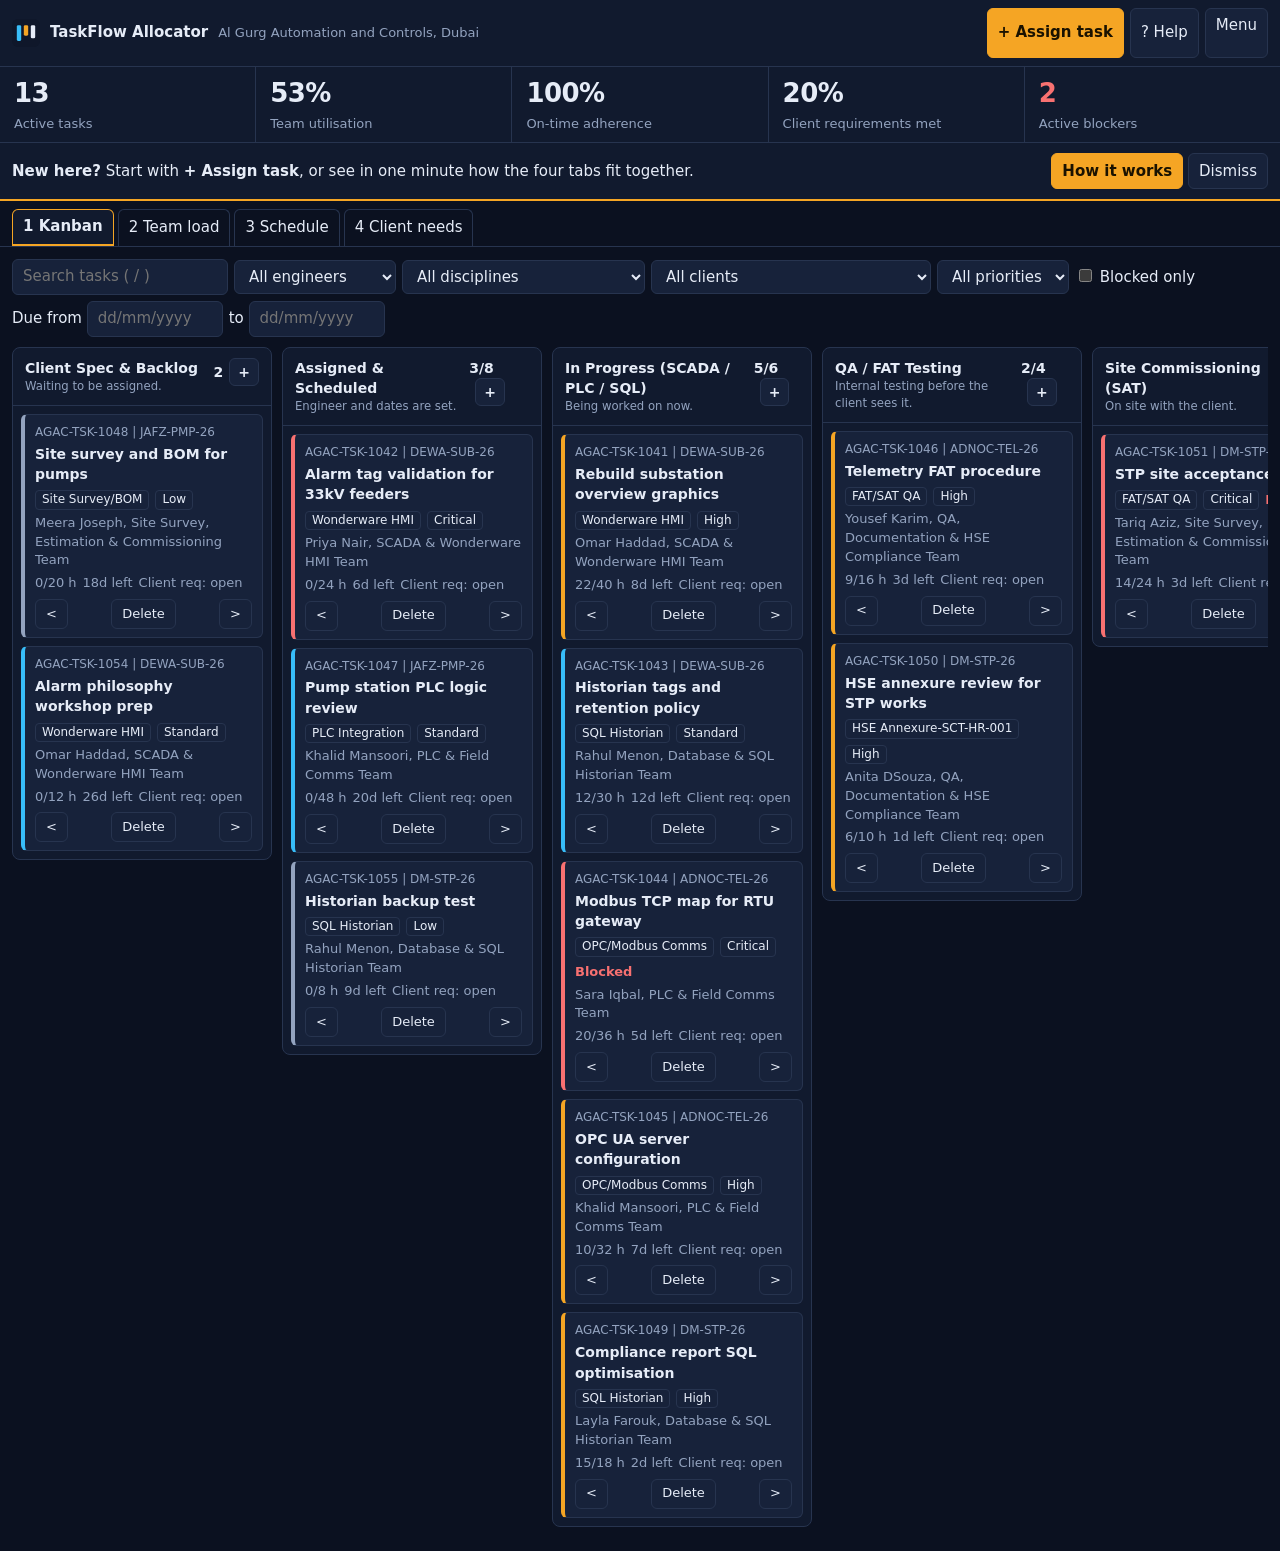
<file: index.html>
<!doctype html><html lang="en-GB" data-theme="dark"><head><meta charset="utf-8">
<meta name="viewport" content="width=device-width,initial-scale=1,viewport-fit=cover">
<title>TaskFlow Allocator — Al Gurg SCADA Engineering</title>
<link rel="manifest" href="manifest.webmanifest"><meta name="theme-color" content="#0f172a">
<meta name="apple-mobile-web-app-capable" content="yes"><meta name="mobile-web-app-capable" content="yes">
<meta name="apple-mobile-web-app-status-bar-style" content="black-translucent"><meta name="apple-mobile-web-app-title" content="TaskFlow">
<link rel="icon" href="favicon.ico" sizes="any"><link rel="icon" type="image/svg+xml" href="favicon.svg">
<link rel="apple-touch-icon" href="apple-touch-icon.png"><link rel="stylesheet" href="css/styles.css"></head>
<body><a class="skip" href="#view">Skip to content</a>
<header id="bar"><div class="brand"><img src="assets/agac-badge.svg" alt="" width="28" height="28"><b>TaskFlow Allocator</b><span>Al Gurg Automation and Controls, Dubai</span></div>
<div class="acts"><button id="bNew" class="pri">+ Assign task</button><button id="bInstall" hidden>Install app</button><button id="bHelp" aria-label="How to use TaskFlow">? Help</button><details id="mn"><summary>Menu</summary><div class="menu"><button id="bStore">Storage and backup</button><button id="bBell" aria-label="Enable alerts">Enable alerts</button><button id="bTheme" aria-label="Toggle light or dark theme">Switch theme</button></div></details></div></header>
<section id="kpis" aria-live="polite"></section>
<section id="welcome" hidden><span><b>New here?</b> Start with <b>+ Assign task</b>, or see in one minute how the four tabs fit together.</span><span><button class="pri" id="wTour">How it works</button> <button id="wNo">Dismiss</button></span></section>
<nav id="tabs" role="tablist" aria-label="Views"><button data-v="kanban" role="tab">1 Kanban</button><button data-v="team" role="tab">2 Team load</button><button data-v="schedule" role="tab">3 Schedule</button><button data-v="clients" role="tab">4 Client needs</button></nav>
<main id="view" tabindex="-1"></main>
<dialog id="dlg"></dialog><aside id="drawer" hidden></aside><div id="toast" role="status"></div><div id="banner" hidden></div>
<script src="js/db.js"></script><script src="js/seed-data.js"></script><script src="js/kanban.js"></script><script src="js/scheduler.js"></script><script src="js/clients.js"></script><script src="js/pwa-features.js"></script><script src="js/app.js"></script></body></html>
</file>
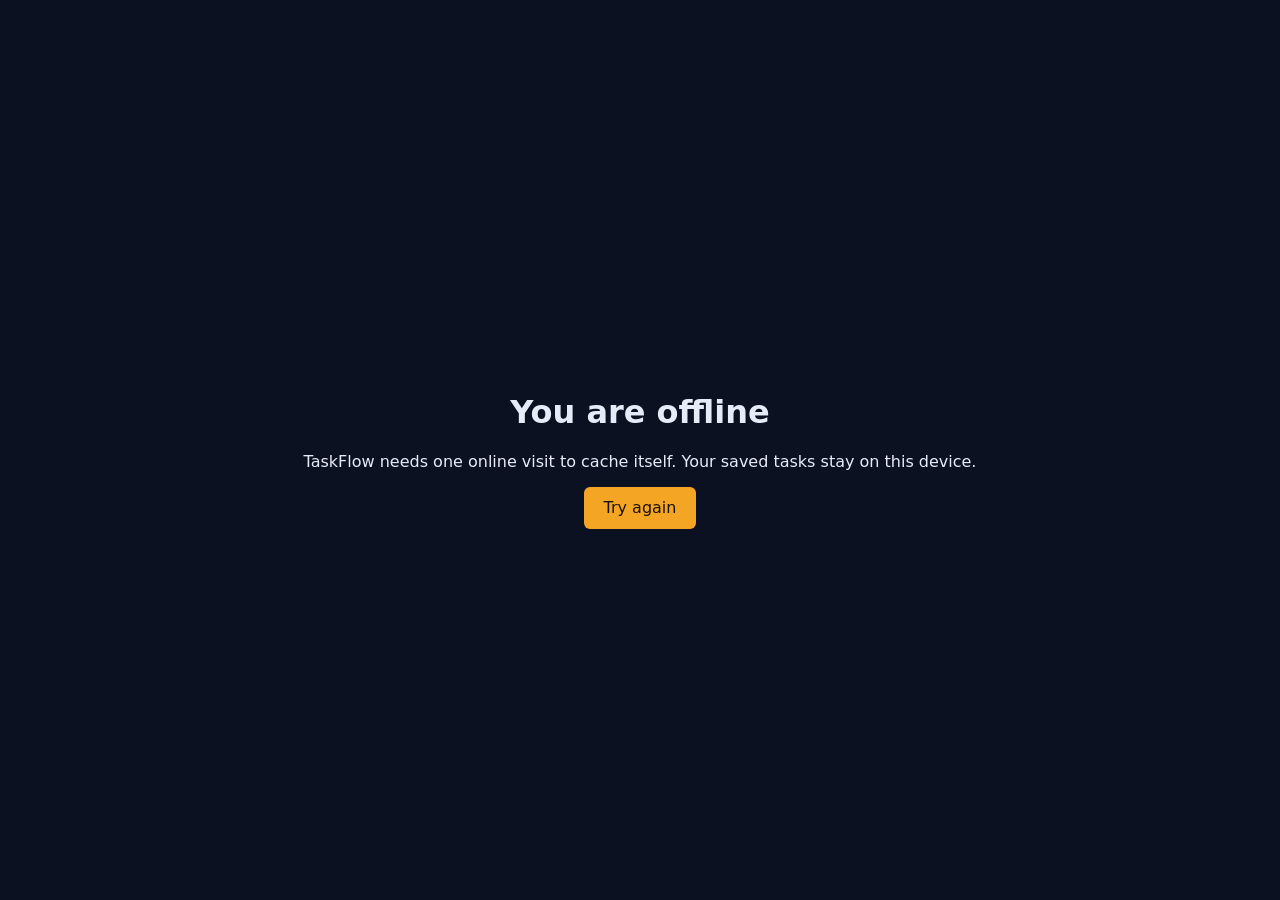
<file: offline.html>
<!doctype html><html lang="en"><head><meta charset="utf-8"><meta name="viewport" content="width=device-width,initial-scale=1"><title>Offline</title>
<style>body{font:16px system-ui;background:#0b1120;color:#e6ecf7;display:grid;place-items:center;min-height:100vh;margin:0;text-align:center}button{padding:.7rem 1.2rem;font:inherit;border-radius:6px;border:0;background:#f5a524;color:#1a1200;cursor:pointer}</style></head>
<body><div><h1>You are offline</h1><p>TaskFlow needs one online visit to cache itself. Your saved tasks stay on this device.</p><button onclick="location.reload()">Try again</button></div></body></html>
</file>
<file: css/styles.css>
:root{--bg:#0b1120;--pan:#111a2e;--pan2:#17223a;--line:#27344f;--tx:#e6ecf7;--mu:#93a3bf;--am:#f5a524;--cy:#38bdf8;--rd:#f87171;--ok:#4ade80;--on:#1a1200;color-scheme:dark;box-sizing:border-box}
[data-theme=light]{--bg:#eef2f7;--pan:#fff;--pan2:#f3f6fb;--line:#c9d3e3;--tx:#0f172a;--mu:#475569;--am:#b45309;--cy:#0369a1;--rd:#b91c1c;--ok:#15803d;--on:#fff;color-scheme:light}
*,*::before,*::after{box-sizing:inherit}[hidden]{display:none!important}
html,body{margin:0;background:var(--bg);color:var(--tx);font:15px/1.45 Bahnschrift,"Segoe UI",system-ui,sans-serif;padding-top:env(safe-area-inset-top,0)}
.skip{position:absolute;left:-999px}.skip:focus{left:8px;top:8px;background:var(--am);color:var(--on);padding:6px 10px;z-index:99}
:focus-visible{outline:2px solid var(--cy);outline-offset:2px}
button,select,input,textarea{font:inherit;color:inherit;background:var(--pan2);border:1px solid var(--line);border-radius:6px;padding:6px 10px}
button{cursor:pointer;min-height:36px}button:hover{border-color:var(--cy)}button.pri{background:var(--am);color:var(--on);border-color:var(--am);font-weight:700}
#bar{position:sticky;top:0;z-index:20;display:flex;gap:12px;align-items:center;justify-content:space-between;flex-wrap:wrap;background:var(--pan);border-bottom:1px solid var(--line);
 padding:8px 12px;padding-left:max(12px,env(titlebar-area-x,0px));width:env(titlebar-area-width,100%);min-width:100%;-webkit-app-region:drag;app-region:drag}
#bar button,#bar a,#bar summary{-webkit-app-region:no-drag;app-region:no-drag}
.brand{display:flex;gap:10px;align-items:center}.brand span{color:var(--mu);font-size:13px}.acts{display:flex;gap:6px;flex-wrap:wrap}
#kpis{display:grid;grid-template-columns:repeat(auto-fit,minmax(150px,1fr));gap:1px;background:var(--line);border-bottom:1px solid var(--line)}
.kpi{background:var(--pan);padding:8px 14px}.kpi b{display:block;font-size:26px;font-variant-numeric:tabular-nums;letter-spacing:-.02em}.kpi span{color:var(--mu);font-size:13px}.kpi.bad b{color:var(--rd)}.kpi.warn b{color:var(--am)}
#tabs{display:flex;gap:4px;padding:8px 12px 0;border-bottom:1px solid var(--line);overflow-x:auto}
#tabs button{border-radius:6px 6px 0 0;border-bottom:0;background:transparent;white-space:nowrap}#tabs button[aria-selected=true]{background:var(--pan);border-color:var(--am);border-bottom:2px solid var(--am);font-weight:700}
main{padding:12px;min-height:60vh}.tools{display:flex;gap:6px;flex-wrap:wrap;margin-bottom:10px;align-items:center}.tools input[type=search]{min-width:200px}
.board{display:grid;grid-auto-flow:column;grid-auto-columns:minmax(260px,1fr);gap:10px;overflow-x:auto;padding-bottom:12px;align-items:start}
.col{background:var(--pan);border:1px solid var(--line);border-radius:8px;min-height:200px}.col.over{border-color:var(--cy)}
.col h3{margin:0;padding:10px 12px;font-size:14px;display:flex;justify-content:space-between;border-bottom:1px solid var(--line)}.col.wip{border:2px solid var(--rd)}.col.wip h3{color:var(--rd);background:color-mix(in srgb,var(--rd) 14%,transparent);font-weight:700}
.cards{padding:8px;display:grid;gap:8px}
.card{background:var(--pan2);border:1px solid var(--line);border-left:4px solid var(--cy);border-radius:6px;padding:8px 10px;cursor:pointer;font-size:13px}
.card.Critical{border-left-color:var(--rd)}.card.High{border-left-color:var(--am)}.card.Low{border-left-color:var(--mu)}
.card .id{color:var(--mu);font-size:12px}.card h4{margin:2px 0 6px;font-size:14px;cursor:pointer}.card .row{display:flex;gap:6px;flex-wrap:wrap;align-items:center;margin-top:4px;color:var(--mu)}
.tag{border:1px solid var(--line);border-radius:4px;padding:0 6px;font-size:12px;color:var(--tx)}.blk{color:var(--rd);font-weight:700}.late{color:var(--rd)}.okc{color:var(--ok)}
.mv{display:flex;justify-content:space-between;margin-top:6px}.mv button{min-height:30px;padding:2px 10px}
.grid{display:grid;grid-template-columns:repeat(auto-fill,minmax(290px,1fr));gap:10px}.box{background:var(--pan);border:1px solid var(--line);border-radius:8px;padding:12px}.box h3,.box h4{margin:0 0 6px}
.bar{height:8px;background:var(--pan2);border-radius:4px;overflow:hidden;border:1px solid var(--line)}.bar i{display:block;height:100%;background:var(--cy)}.bar i.hi{background:var(--rd)}.bar i.mid{background:var(--am)}
.pill{padding:1px 8px;border-radius:10px;border:1px solid currentColor;font-size:12px}.s-On{color:var(--ok)}.s-At{color:var(--am)}.s-Br{color:var(--rd)}.s-Fu{color:var(--cy)}
.gantt{overflow-x:auto;background:var(--pan);border:1px solid var(--line);border-radius:8px}.gr{display:grid;grid-template-columns:230px 1fr;border-bottom:1px solid var(--line);min-width:760px}
.gl{padding:4px 8px;font-size:13px;white-space:nowrap;overflow:hidden;text-overflow:ellipsis}.gt{position:relative;height:30px;background:repeating-linear-gradient(90deg,transparent 0 calc(var(--u) - 1px),var(--line) calc(var(--u) - 1px) var(--u))}
.gb{position:absolute;top:6px;height:18px;border-radius:4px;background:var(--cy);opacity:.9}.gb.Critical{background:var(--rd)}.gb.High{background:var(--am)}.gb.cf{outline:2px dashed var(--rd);outline-offset:1px}.gm{position:absolute;top:0;bottom:0;width:2px;background:var(--ok)}
.today{position:absolute;top:0;bottom:0;width:2px;background:var(--am)}
dialog{background:var(--pan);color:var(--tx);border:1px solid var(--line);border-radius:10px;width:min(680px,96vw);max-height:92vh;padding:16px}dialog::backdrop{background:#0009}
.help h4{margin:14px 0 4px}.help ol{padding-left:20px;display:grid;gap:6px}dialog{overflow:auto}#welcome{display:flex;gap:10px;align-items:center;justify-content:space-between;flex-wrap:wrap;background:var(--pan);border-bottom:2px solid var(--am);padding:10px 12px}.gb{cursor:pointer}fieldset{border:1px solid var(--line);border-radius:6px;display:grid;gap:4px;margin:0}#mn{position:relative}#mn summary{list-style:none;cursor:pointer;border:1px solid var(--line);border-radius:6px;padding:6px 10px;min-height:36px;background:var(--pan2)}#mn summary::-webkit-details-marker{display:none}.menu{position:absolute;right:0;top:100%;margin-top:4px;background:var(--pan);border:1px solid var(--line);border-radius:8px;padding:6px;display:grid;gap:4px;min-width:180px;z-index:25}.col h3 button{min-height:28px;padding:0 8px;margin-left:6px}.dl{position:absolute;top:6px;font-size:11px;color:var(--mu);padding-left:3px}.grid{align-items:start}.f{align-content:start;display:grid;grid-template-columns:repeat(auto-fit,minmax(180px,1fr));gap:8px}.f label{display:grid;gap:2px;font-size:13px;color:var(--mu)}.f .w{grid-column:1/-1}
#drawer{position:fixed;right:0;top:0;bottom:0;width:min(400px,100vw);background:var(--pan);border-left:1px solid var(--line);z-index:30;padding:16px;overflow:auto}
#toast{position:fixed;left:50%;bottom:16px;transform:translateX(-50%);background:var(--tx);color:var(--bg);padding:8px 14px;border-radius:8px;display:none;z-index:40;gap:10px;align-items:center}#toast.on{display:flex}
#banner{position:fixed;left:12px;right:12px;bottom:12px;background:var(--pan);border:1px solid var(--am);border-radius:8px;padding:12px;z-index:35;display:flex;gap:10px;align-items:center;justify-content:space-between;flex-wrap:wrap}
ul.l{list-style:none;margin:0;padding:0;display:grid;gap:4px}.mu{color:var(--mu)}
@media (max-width:600px){.brand span{display:none}}@media (prefers-reduced-motion:no-preference){.bar i{transition:width .3s}}
</file>
